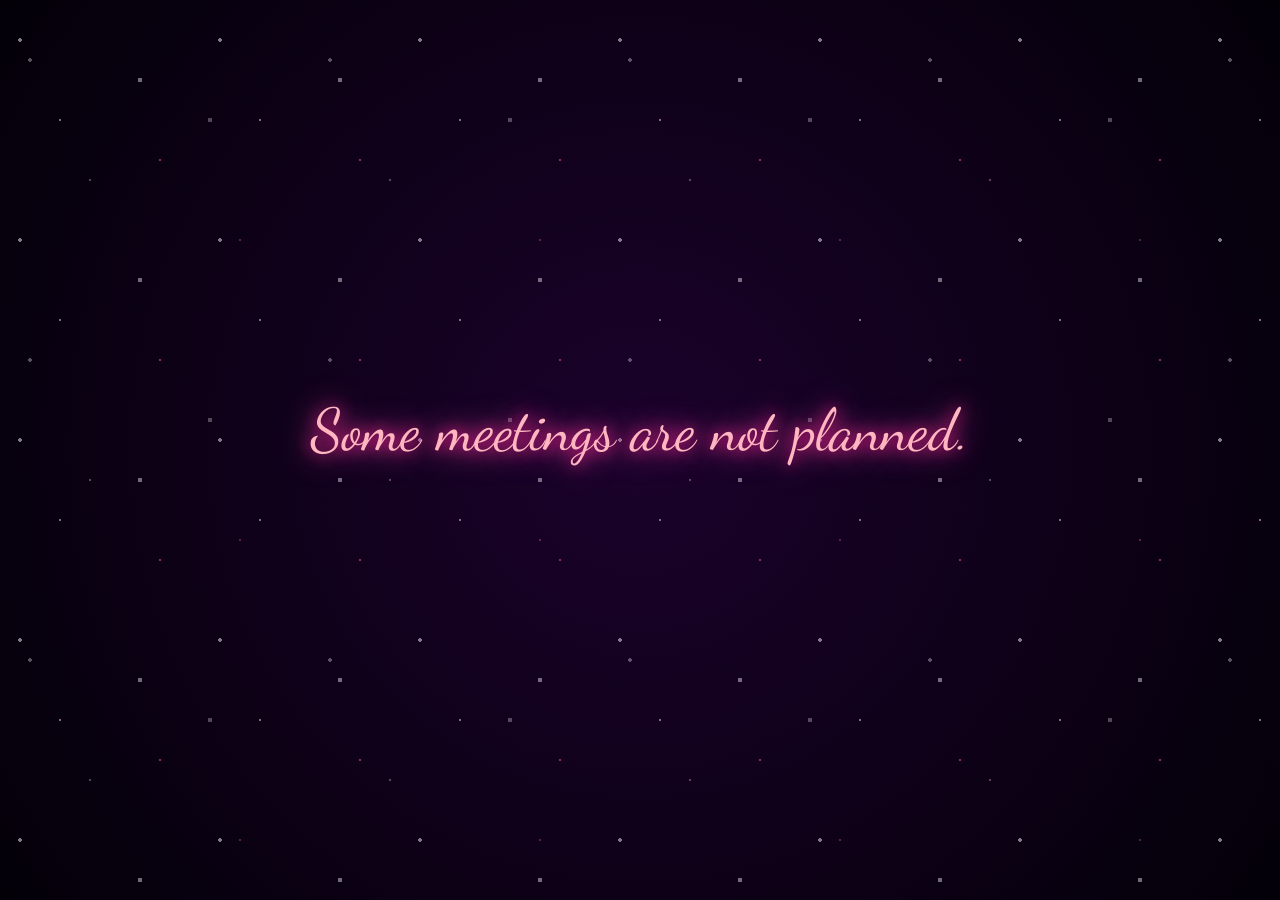
<file: the fish 3.0/destiny.html>
<!DOCTYPE html>
<html lang="en">
<head>
    <meta charset="UTF-8">
    <meta name="viewport" content="width=device-width, initial-scale=1.0">
    <title>Our Destiny</title>
    <link href="https://fonts.googleapis.com/css2?family=Dancing+Script:wght@700&family=Poppins:wght@300;400;600&display=swap" rel="stylesheet">
    <style>
        *, *::before, *::after { box-sizing: border-box; }
        body {
            margin: 0; padding: 0;
            background-color: #030008;
            color: white;
            font-family: 'Dancing Script', cursive;
            overflow: hidden;
            display: flex;
            flex-direction: column;
            justify-content: center;
            align-items: center;
            height: 100vh;
            width: 100vw;
        }

        /* Deep space background */
        .space {
            position: absolute; top:0; left:0; width: 100%; height: 100%;
            background: radial-gradient(circle at center, #1b022b 0%, #030008 100%);
            z-index: 0;
        }

        .stars {
            position: absolute; top:0; left:0; width: 100%; height: 100%;
            background-image: 
                radial-gradient(2px 2px at 10% 20%, rgba(255,255,255,0.8) 100%, transparent),
                radial-gradient(1px 1px at 30% 60%, rgba(255,182,193,0.9) 100%, transparent),
                radial-gradient(2.5px 2.5px at 70% 40%, rgba(255,255,255,0.7) 100%, transparent),
                radial-gradient(1.5px 1.5px at 80% 80%, rgba(255,105,180,0.8) 100%, transparent);
            background-size: 200px 200px;
            animation: driftSpace 60s linear infinite;
            opacity: 0.6;
        }
        @keyframes driftSpace { from { transform: translateY(0); } to { transform: translateY(-200px); } }

        .text-container {
            z-index: 10;
            text-align: center;
            position: relative;
            width: 100%;
            height: 60vh;
            display: flex;
            justify-content: center;
            align-items: center;
        }

        .floating-text {
            position: absolute;
            font-size: 3.5rem;
            color: #ffb6c1;
            text-shadow: 0 0 15px #ff1493, 0 0 30px #ff69b4;
            opacity: 0;
            transform: translateY(30px) scale(0.9);
            transition: opacity 2.5s ease, transform 4.5s ease-out;
            text-align: center;
            width: 90%;
            max-width: 900px;
            pointer-events: none;
        }
        
        .floating-text.visible {
            opacity: 1;
            transform: translateY(-20px) scale(1.05); /* Float up slowly */
        }
        
        .floating-text.exit {
            opacity: 0;
            transform: translateY(-80px) scale(1.1);
        }

        @media screen and (max-width: 600px) {
            .floating-text { font-size: 2.2rem; }
        }

        .btn-container {
            position: absolute;
            bottom: 10%;
            z-index: 20;
            opacity: 0;
            transition: opacity 2s ease;
        }

        .next-btn {
            padding: 15px 50px;
            border-radius: 30px;
            border: none;
            background: #ff1493;
            color: white;
            font-family: 'Poppins', sans-serif;
            font-size: 1.5rem;
            cursor: pointer;
            box-shadow: 0 0 20px #ff1493, inset 0 0 10px #ff69b4;
            transition: all 0.3s ease;
            text-decoration: none;
            display: inline-block;
        }
        .next-btn:hover {
            transform: scale(1.05) translateY(-3px);
            box-shadow: 0 0 30px #ff1493, 0 0 50px #ff69b4;
        }
    </style>
</head>
<body>
    <div class="space">
        <div class="stars"></div>
        <div class="stars" style="animation-direction: reverse; background-size: 300px 300px; opacity: 0.4;"></div>
    </div>
    
    <div class="text-container" id="text-container">
        <!-- Texts will be injected here -->
    </div>

    <div class="btn-container" id="btn-container">
        <a href="ending.html" class="next-btn">NEXT</a>
    </div>

    <script>
        const texts = [
            "Some meetings are not planned.",
            "Some conversations are not supposed to last.",
            "We said only two days.",
            "But time stopped counting.",
            "Distance stopped working.",
            "And somehow…",
            "we are still here."
        ];

        const container = document.getElementById('text-container');
        const btnContainer = document.getElementById('btn-container');
        
        let currentIndex = 0;

        function showNextText() {
            if (currentIndex < texts.length) {
                const el = document.createElement('div');
                el.className = 'floating-text';
                el.innerText = texts[currentIndex];
                container.appendChild(el);
                
                // Trigger reflow
                void el.offsetWidth;
                
                // Show text
                el.classList.add('visible');
                
                setTimeout(() => {
                    // Hide text after reading
                    el.classList.remove('visible');
                    el.classList.add('exit');
                    
                    setTimeout(() => {
                        el.remove();
                        currentIndex++;
                        showNextText();
                    }, 2500); // Wait for fade out completely before next
                    
                }, 3500); // Wait 3.5 seconds while reading
                
            } else {
                // Done showing texts, fade in button
                btnContainer.style.opacity = 1;
            }
        }

        // Start animation shortly after load
        setTimeout(showNextText, 1000);
    </script>
    <script src="music.js"></script>
</body>
</html>
</file>
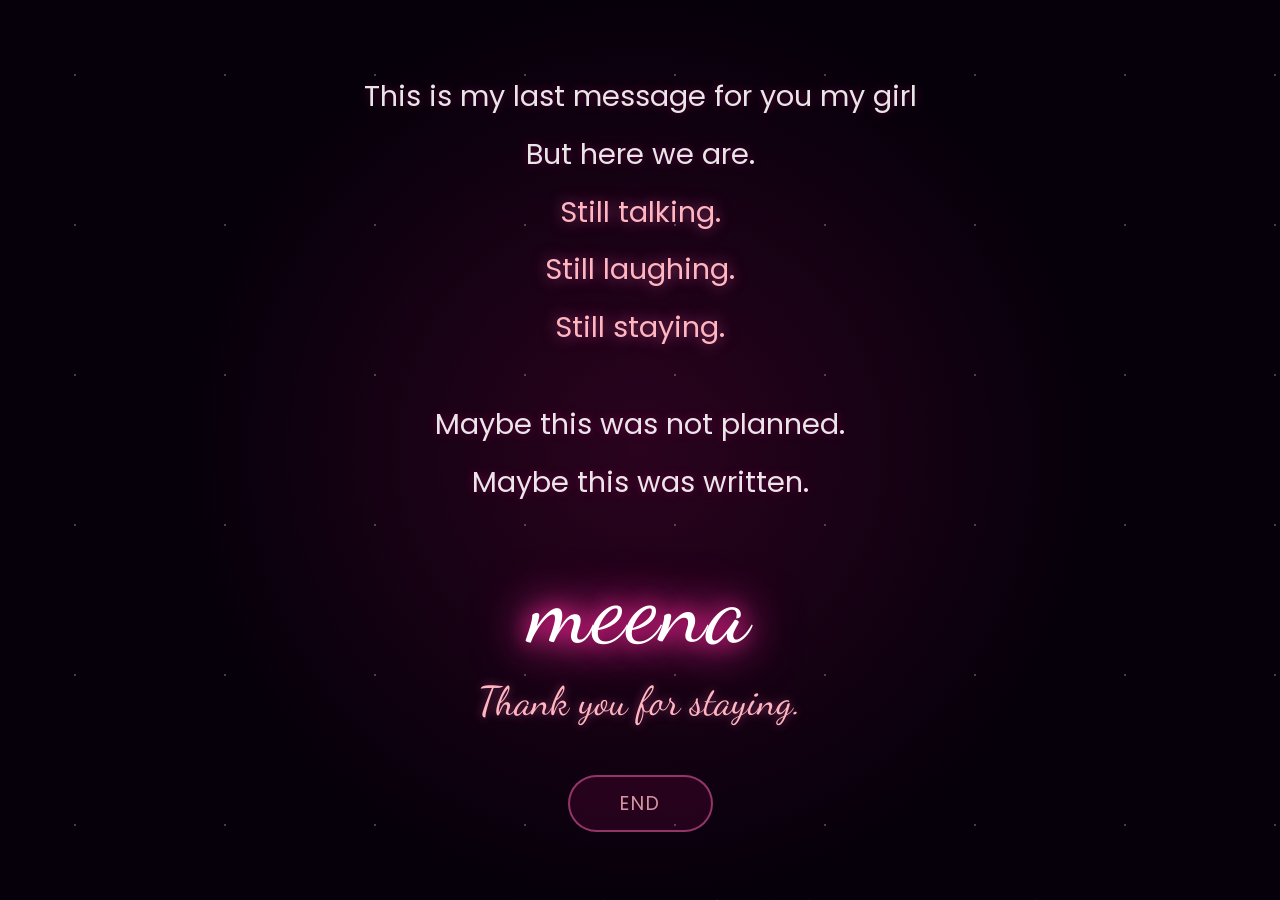
<file: the fish 3.0/ending.html>
<!DOCTYPE html>
<html lang="en">
<head>
    <meta charset="UTF-8">
    <meta name="viewport" content="width=device-width, initial-scale=1.0">
    <title>Our Ending?</title>
    <link href="https://fonts.googleapis.com/css2?family=Dancing+Script:wght@700&family=Poppins:wght@300;400;600&display=swap" rel="stylesheet">
    <style>
        *, *::before, *::after {
            box-sizing: border-box;
        }
        
        body {
            margin: 0; padding: 0;
            background-color: #05000a;
            color: white;
            font-family: 'Poppins', sans-serif;
            overflow: hidden;
            display: flex;
            flex-direction: column;
            justify-content: center;
            align-items: center;
            height: 100vh;
            width: 100vw;
        }

        /* Ambient background */
        .ambient {
            position: absolute; top:0; left:0; width: 100%; height: 100%;
            background: radial-gradient(circle at center, rgba(255,20,147,0.15) 0%, #05000a 60%);
            z-index: 0;
            animation: pulseGlow 5s infinite alternate ease-in-out;
        }

        @keyframes pulseGlow {
            0% { transform: scale(1); opacity: 0.8; }
            100% { transform: scale(1.2); opacity: 1; }
        }

        .stars {
            position: absolute; top:0; left:0; width: 100%; height: 100%;
            background-image: radial-gradient(1.5px 1.5px at 50% 50%, rgba(255,255,255,0.5) 100%, transparent);
            background-size: 150px 150px;
            opacity: 0.5;
            z-index: 1;
            animation: twinkle 4s infinite alternate;
        }

        /* Floating Hearts */
        .heart-container {
            position: absolute; top:0; left:0; width:100%; height:100%; z-index: 2; pointer-events: none; overflow:hidden;
        }
        .float-heart {
            position: absolute;
            color: rgba(255, 105, 180, 0.4);
            font-size: 20px;
            animation: floatUp 15s linear infinite;
            bottom: -50px;
        }
        @keyframes floatUp {
            0% { transform: translateY(0) rotate(-15deg) scale(0.8); opacity: 0; }
            10% { opacity: 1; }
            80% { opacity: 1; }
            100% { transform: translateY(-110vh) rotate(35deg) scale(1.5); opacity: 0; }
        }

        /* Content */
        .content-box {
            z-index: 10;
            text-align: center;
            animation: fadeInContent 3s ease forwards;
            opacity: 0;
            max-width: 800px;
            padding: 20px;
        }

        @keyframes fadeInContent { to { opacity: 1; } }

        .stanza {
            margin-bottom: 40px;
            font-size: 1.8rem;
            line-height: 2;
            color: rgba(255,255,255,0.9);
            text-shadow: 0 0 10px rgba(255,20,147,0.3);
            opacity: 0;
            transform: translateY(20px);
            animation: floatInText 2s forwards;
        }
        
        .stanza:nth-child(1) { animation-delay: 1.5s; }
        .stanza:nth-child(2) { animation-delay: 4.5s; }
        .name-wrapper { opacity: 0; transform: translateY(20px); animation: floatInText 2s forwards; animation-delay: 7s; }
        .small-wrapper { opacity: 0; transform: translateY(20px); animation: floatInText 2s forwards; animation-delay: 9s; }
        .btn-wrapper { opacity: 0; transform: translateY(20px); animation: floatInText 2s forwards; animation-delay: 11.5s; }

        @keyframes floatInText { 
            to { opacity: 1; transform: translateY(0); }
        }

        .highlight {
            color: #ffb6c1;
            text-shadow: 0 0 15px rgba(255,105,180,0.6);
        }

        .name-glow {
            font-family: 'Dancing Script', cursive;
            font-size: 6rem;
            color: #fff;
            text-shadow: 0 0 20px #ff1493, 0 0 40px #ff69b4, 0 0 60px #ff1493;
            margin: 20px 0 10px 0;
            animation: nameBreathe 3s infinite alternate ease-in-out;
            letter-spacing: 2px;
        }

        @keyframes nameBreathe {
            0% { transform: scale(1); text-shadow: 0 0 15px #ff1493, 0 0 30px #ff69b4; }
            100% { transform: scale(1.03); text-shadow: 0 0 25px #ff1493, 0 0 50px #ff69b4, 0 0 80px #ff1493; }
        }

        .small-line {
            font-family: 'Dancing Script', cursive;
            font-size: 2.5rem;
            color: #ffb6c1;
            margin-bottom: 50px;
            text-shadow: 0 0 10px rgba(255,105,180,0.5);
        }

        .end-btn {
            padding: 12px 50px;
            border-radius: 30px;
            border: 2px solid rgba(255, 105, 180, 0.5);
            background: rgba(255, 20, 147, 0.1);
            color: rgba(255, 182, 193, 0.8);
            font-family: 'Poppins', sans-serif;
            font-size: 1.2rem;
            cursor: default;
            transition: all 0.5s ease;
            text-transform: uppercase;
            letter-spacing: 2px;
        }
        .end-btn:hover {
            border-color: rgba(255, 255, 255, 0.8);
            color: white;
            box-shadow: 0 0 20px rgba(255,105,180,0.6), inset 0 0 15px rgba(255,20,147,0.3);
            background: rgba(255, 20, 147, 0.3);
        }

        @media screen and (max-width: 600px) {
            .stanza { font-size: 1.4rem; margin-bottom: 30px; line-height: 1.6; }
            .name-glow { font-size: 4.5rem; }
            .small-line { font-size: 2rem; }
        }

        /* Beautiful Premium Modal Styles */
        .modal-overlay {
            position: fixed; top: 0; left: 0; width: 100%; height: 100%;
            background: rgba(5, 0, 10, 0.85); /* Deep dark background */
            backdrop-filter: blur(12px); -webkit-backdrop-filter: blur(12px);
            z-index: 100;
            display: flex; justify-content: center; align-items: center;
            opacity: 0; pointer-events: none;
            transition: opacity 0.5s ease;
        }
        .modal-overlay.active { opacity: 1; pointer-events: auto; }
        
        .modal-box {
            background: rgba(255, 255, 255, 0.04); /* Elegant glassmorphism */
            border: 1px solid rgba(255, 182, 193, 0.25);
            border-radius: 30px;
            padding: 50px 40px 30px 40px;
            max-width: 500px; width: 88%;
            box-shadow: 0 30px 60px rgba(0, 0, 0, 0.9), inset 0 0 30px rgba(255, 105, 180, 0.1);
            text-align: center;
            transform: scale(0.9) translateY(40px);
            transition: transform 0.6s cubic-bezier(0.2, 0.8, 0.2, 1);
            position: relative;
            max-height: 85vh; /* Fits on mobile */
            display: flex; flex-direction: column;
        }
        .modal-overlay.active .modal-box { transform: scale(1) translateY(0); }
        
        .modal-scroll-area {
            overflow-y: auto; padding-right: 5px; margin-bottom: 25px;
        }
        .modal-scroll-area::-webkit-scrollbar { width: 4px; }
        .modal-scroll-area::-webkit-scrollbar-thumb { background: rgba(255,105,180,0.4); border-radius: 5px; }

        .modal-icon {
            font-size: 3rem; margin-top: -85px; margin-bottom: 20px;
            text-shadow: 0 0 20px rgba(255, 105, 180, 0.8);
            animation: floatIcon 3s infinite alternate ease-in-out;
        }
        @keyframes floatIcon { from { transform: translateY(0); } to { transform: translateY(-12px); } }

        .modal-text {
            color: #fff; margin-bottom: 22px;
            font-family: 'Poppins', sans-serif;
            text-align: center;
        }
        .modal-text.primary {
            font-size: 1.05rem; line-height: 1.8;
            color: #ffb6c1; font-weight: 300;
            text-shadow: 0 0 10px rgba(255, 105, 180, 0.3);
        }
        .modal-text.secondary {
            font-size: 0.95rem; line-height: 1.6;
            color: rgba(255,255,255,0.75); font-weight: 300;
        }
        .modal-text.signature {
            font-family: 'Dancing Script', cursive;
            font-size: 2.2rem; color: #ff1493; margin-top: 30px; margin-bottom: 5px;
            text-shadow: 0 0 15px rgba(255, 20, 147, 0.4);
            line-height: 1.2;
        }

        .modal-close-btn {
            padding: 14px 45px; border-radius: 30px; border: 1px solid rgba(255,105,180,0.4);
            background: rgba(255, 20, 147, 0.05); color: #ffb6c1;
            font-family: 'Poppins', sans-serif; font-size: 0.95rem; cursor: pointer; letter-spacing: 1px; text-transform: uppercase;
            box-shadow: 0 0 15px rgba(255,20,147,0.1); 
            transition: all 0.3s ease;
            margin-top: auto; align-self: center;
        }
        .modal-close-btn:hover { 
            background: #ff1493; color: white; border-color: transparent;
            box-shadow: 0 0 25px #ff1493; transform: translateY(-4px); 
        }

        /* Essential Mobile Corrections */
        @media screen and (max-width: 600px) {
            .modal-box { 
                width: 95%; max-height: 90vh;
                padding: 35px 15px 25px 15px; 
                border-radius: 25px; 
            }
            .modal-icon { 
                font-size: 2.2rem; 
                margin-top: -55px; 
                margin-bottom: 10px; 
            }
            .modal-scroll-area { 
                margin-bottom: 15px; padding-right: 3px; 
            }
            .modal-text.primary { 
                font-size: 1.05rem; 
                line-height: 1.6; 
                padding: 0 5px;
            }
            .modal-text.secondary { 
                font-size: 0.95rem; 
                line-height: 1.5;
                margin-bottom: 15px; 
            }
            .modal-text.signature { 
                font-size: 2rem; 
                margin-top: 20px; 
            }
            .modal-close-btn { 
                padding: 14px 20px; 
                font-size: 0.95rem; 
                width: 85%; /* Make button a gorgeous wide touch target */
                margin-top: 10px;
                border-radius: 20px;
            }
        }
    </style>
</head>
<body>
    <div class="ambient"></div>
    <div class="stars"></div>
    
    <div class="heart-container" id="hearts"></div>
    
    <div class="content-box">
        <div class="stanza">
          This is my last message for you my girl <br>
            But here we are.<br>
            <span class="highlight">Still talking.</span><br>
            <span class="highlight">Still laughing.</span><br>
            <span class="highlight">Still staying.</span>
        </div>
        
        <div class="stanza">
            Maybe this was not planned.<br>
            Maybe this was written.
        </div>

        <div class="name-wrapper">
            <div class="name-glow">meena</div>
        </div>
        
        <div class="small-wrapper">
            <div class="small-line">Thank you for staying.</div>
        </div>
        
        <div class="btn-wrapper">
            <button class="end-btn" onclick="openModal()">END</button>
        </div>
    </div>

    <!-- Beautiful Final Dialog -->
    <div class="modal-overlay" id="final-modal">
        <div class="modal-box">
            <div class="modal-icon">🌸</div>
            <div class="modal-scroll-area">
                <p class="modal-text primary">"Even if you visit this site in the year 2040, maybe I will not be with you. But my memories with you, meena... and even if I lose you, if I can't talk with you for all time, no more in my life... I cannot forget you. You are such a blessing."</p>
                <p class="modal-text secondary">"I will not be there tomorrow for you, so you have more time to study. Study well! 📚"</p>
                <p class="modal-text secondary">"Haha, I am writing this emotionally while you are fighting with me, angry..."</p>
                <p class="modal-text secondary" style="font-style: italic;">"You remember the fight?"</p>
                <p class="modal-text signature">always with care,<br>your ~unknown person</p>
            </div>
            <button class="modal-close-btn" onclick="closeModal()">Close forever</button>
        </div>
    </div>

    <script>
        // Create slow floating hearts in the background
        const container = document.getElementById('hearts');
        for (let i = 0; i < 25; i++) {
            let heart = document.createElement('div');
            heart.className = 'float-heart';
            heart.innerHTML = '💖';
            heart.style.left = Math.random() * 95 + 'vw';
            heart.style.animationDelay = Math.random() * 20 + 's';
            heart.style.animationDuration = 18 + Math.random() * 25 + 's';
            heart.style.fontSize = 15 + Math.random() * 25 + 'px';
            heart.style.opacity = 0.2 + Math.random() * 0.4;
            // Some drift
            heart.style.transform = `translateX(${(Math.random() - 0.5) * 50}px)`;
            container.appendChild(heart);
        }

        // Modal toggling functions
        function openModal() {
            document.getElementById('final-modal').classList.add('active');
        }
        function closeModal() {
            document.getElementById('final-modal').classList.remove('active');
        }
    </script>
    <script src="music.js"></script>
</body>
</html>
</file>
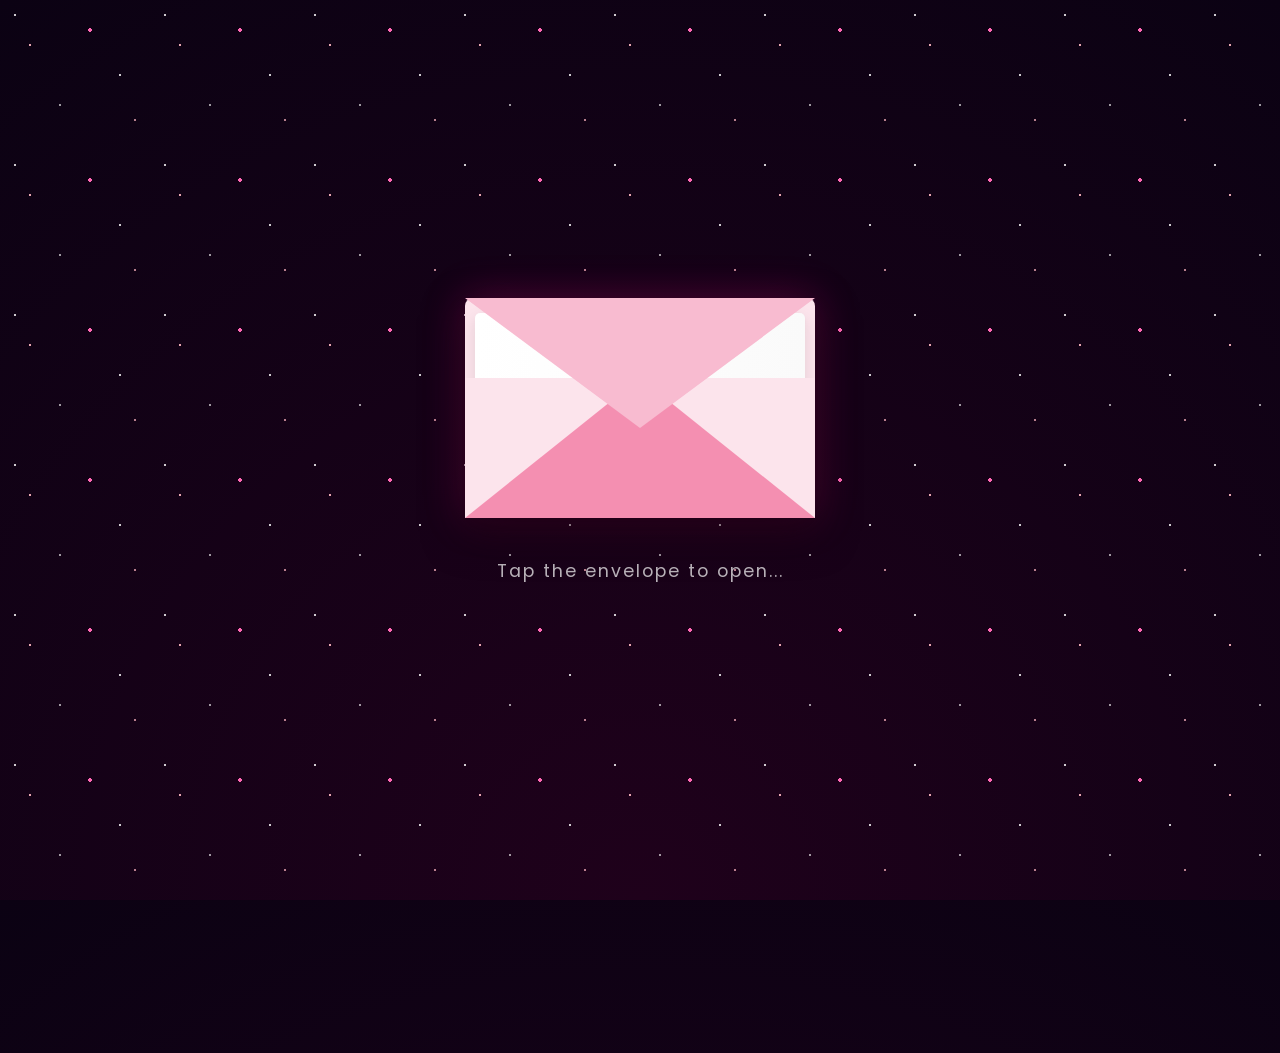
<file: the fish 3.0/journey.html>
<!DOCTYPE html>
<html lang="en">
<head>
    <meta charset="UTF-8">
    <meta name="viewport" content="width=device-width, initial-scale=1.0">
    <title>For meena 💖</title>
    <link rel="stylesheet" href="journey.css">
    <link href="https://fonts.googleapis.com/css2?family=Dancing+Script:wght@700&family=Poppins:wght@300;400;600&display=swap" rel="stylesheet">
</head>
<body>
    <div class="stars"></div>
    
    <div class="floating-lanterns">
        <div class="lantern"></div>
        <div class="lantern"></div>
        <div class="lantern"></div>
        <div class="lantern"></div>
        <div class="lantern"></div>
    </div>

    <!-- Letter Container (Slowly app theme) -->
    <div id="envelope-container" class="envelope-wrapper">
        <div class="envelope">
            <div class="envelope-flap"></div>
            <div class="envelope-body">
                <div class="stamp">
                    <div class="stamp-inner">
                        <span class="moon-icon">🌙</span> <!-- Eid theme -->
                    </div>
                </div>
            </div>
            
            <div class="letter">
                <div class="letter-content">
                    <h2>My dearest meeeeena,</h2>
                    <p>I’ve only known her for a little while, yet my heart feels like it has known her forever, even before she walked into my world.</p>
                    <p>The first time I saw her, something inside me quietly held on to that moment.</p>
                    <p>When I started talking to her, that small feeling grew into something deeper, something I couldn’t control</p>
                    <p>It became a silent kind of love, growing within me without her even realizing it ✨</p>
                    <p>maybe that’s the hardest part — she may never truly know how much she means to me.</p>
                    <p class="signature">- I didn’t just start loving her, I started loving her more than myself❤️</p>
                </div>
            </div>
            <div class="envelope-front"></div>
        </div>
        <p class="click-hint">Tap the envelope to open...</p>
    </div>

    <script src="journey.js"></script>
</body>
</html>
</file>
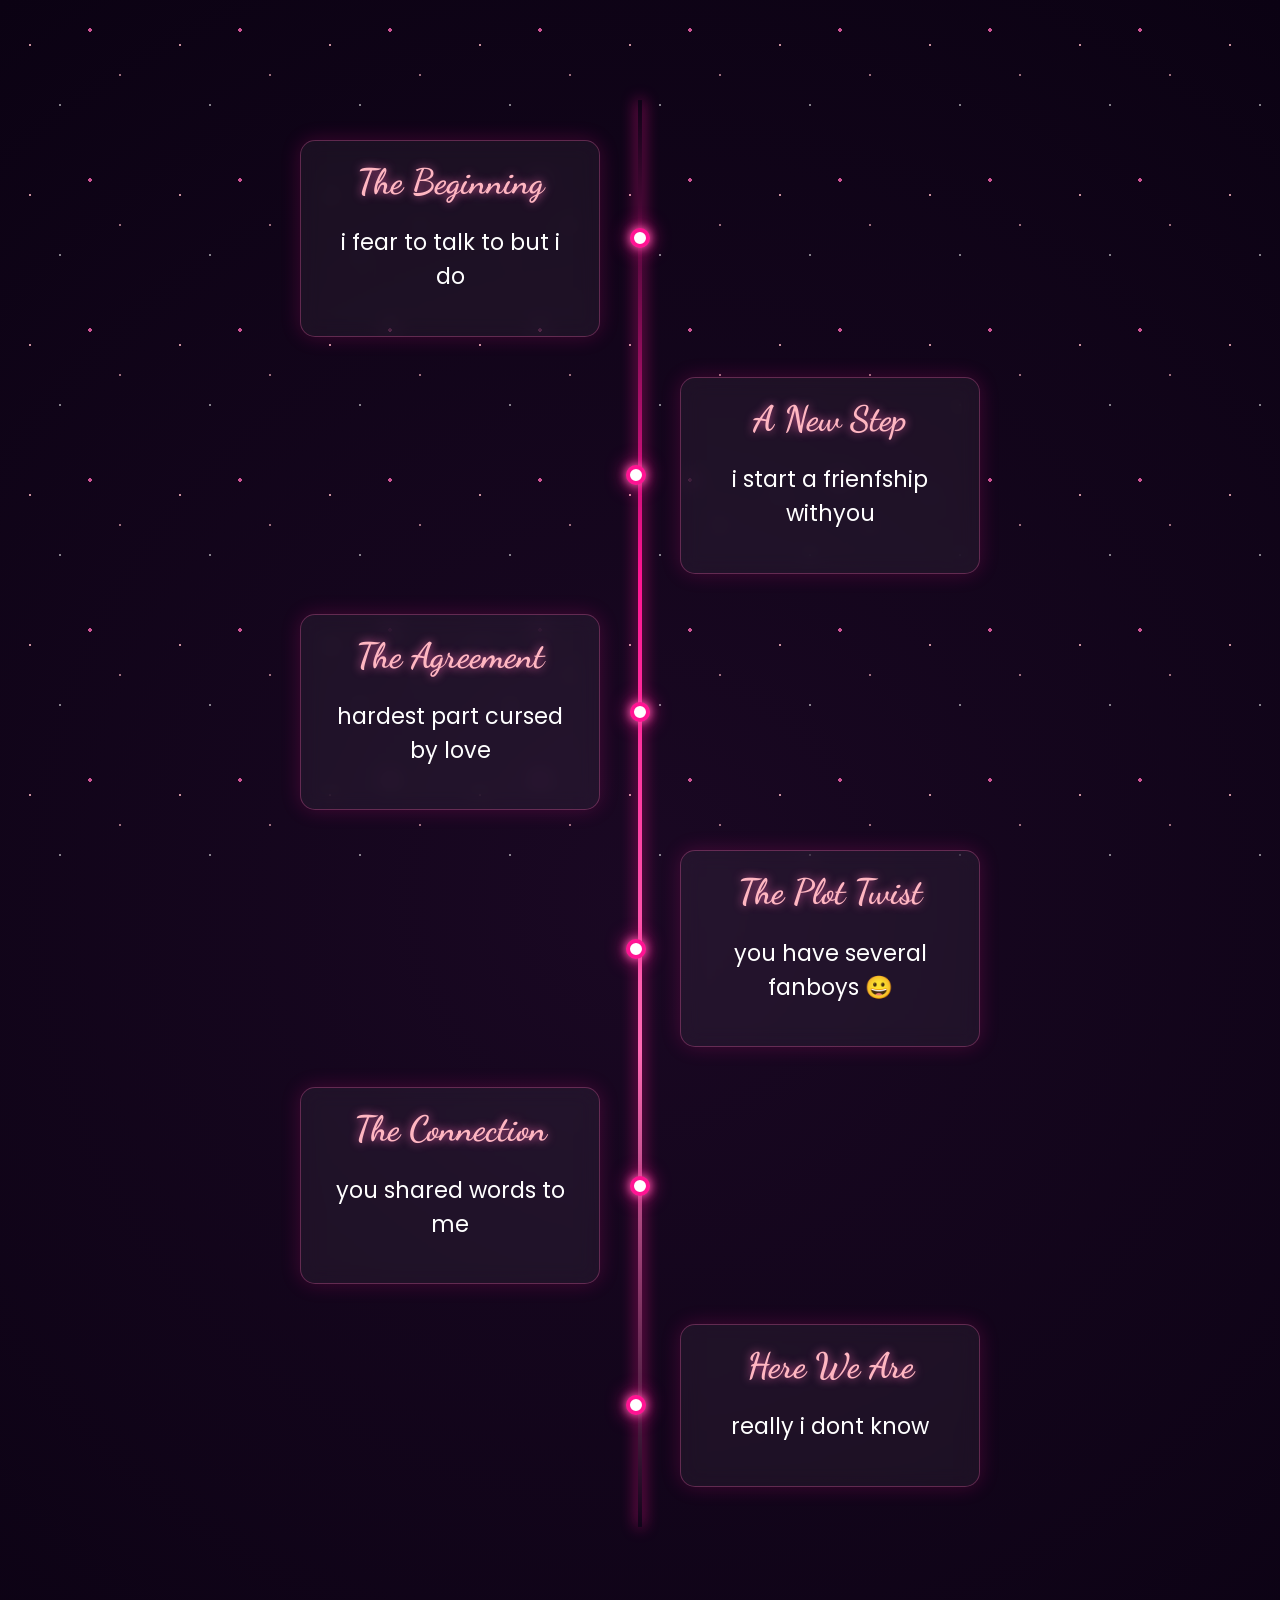
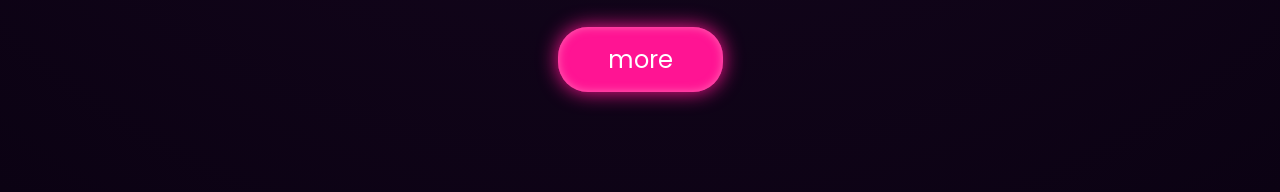
<file: the fish 3.0/timeline.html>
<!DOCTYPE html>
<html lang="en">
<head>
    <meta charset="UTF-8">
    <meta name="viewport" content="width=device-width, initial-scale=1.0">
    <title>Our Story Timeline</title>
    <link href="https://fonts.googleapis.com/css2?family=Dancing+Script:wght@700&family=Poppins:wght@300;400;600&display=swap" rel="stylesheet">
    <style>
        *, *::before, *::after { box-sizing: border-box; }
        body {
            margin: 0;
            padding: 0;
            background-color: #0b0213;
            background-image: radial-gradient(circle at center, #1a0823 0%, #0b0213 100%);
            color: white;
            font-family: 'Poppins', sans-serif;
            overflow-x: hidden;
            width: 100vw;
        }

        /* Stars Background */
        .stars {
            position: fixed;
            top: 0; left: 0; width: 100%; height: 100%;
            pointer-events: none;
            z-index: 0;
            background-image: 
                radial-gradient(1.5px 1.5px at 20% 30%, rgba(255,182,193,0.8) 100%, transparent),
                radial-gradient(1px 1px at 40% 70%, rgba(255,255,255,0.5) 100%, transparent),
                radial-gradient(2px 2px at 60% 20%, rgba(255,105,180,0.8) 100%, transparent),
                radial-gradient(1.5px 1.5px at 80% 50%, rgba(255,182,193,0.6) 100%, transparent);
            background-size: 150px 150px;
            animation: twinkle 4s infinite alternate;
        }
        @keyframes twinkle { 0% { opacity: 0.5; } 100% { opacity: 1; } }

        /* Timeline Container */
        .timeline-container {
            position: relative;
            max-width: 800px;
            margin: 100px auto;
            padding: 20px;
            z-index: 10;
        }
        
        /* The vertical line */
        .timeline-container::after {
            content: '';
            position: absolute;
            width: 4px;
            background: linear-gradient(to bottom, transparent, #ff1493, #ff69b4, transparent);
            top: 0; bottom: 0; left: 50%;
            margin-left: -2px;
            box-shadow: 0 0 15px #ff1493;
        }

        .timeline-item {
            padding: 20px 40px;
            position: relative;
            background: inherit;
            width: 50%;
            box-sizing: border-box;
            opacity: 0;
            transform: translateY(50px);
            transition: all 1s ease-in-out;
            z-index: 2;
        }

        .timeline-item.show {
            opacity: 1;
            transform: translateY(0);
        }

        .timeline-item:nth-child(odd) {
            left: 0;
        }

        .timeline-item:nth-child(even) {
            left: 50%;
        }

        /* The circles on the line */
        .timeline-item::after {
            content: '';
            position: absolute;
            width: 20px; height: 20px;
            right: -10px;
            background-color: #fff;
            border: 4px solid #ff1493;
            top: 50%;
            transform: translateY(-50%);
            border-radius: 50%;
            z-index: 1;
            box-shadow: 0 0 10px #ff69b4, 0 0 20px #ff1493;
        }

        .timeline-item:nth-child(even)::after {
            left: -14px;
        }

        .content {
            padding: 20px 30px;
            background: rgba(255, 255, 255, 0.05);
            backdrop-filter: blur(10px);
            border: 1px solid rgba(255, 105, 180, 0.3);
            border-radius: 15px;
            box-shadow: 0 0 20px rgba(255, 20, 147, 0.2);
            font-size: 1.4rem;
            text-align: center;
        }

        .content h3 {
            font-family: 'Dancing Script', cursive;
            color: #ffb6c1;
            font-size: 2.2rem;
            margin: 0 0 10px 0;
            text-shadow: 0 0 10px rgba(255, 105, 180, 0.8);
        }
        
        @media screen and (max-width: 600px) {
            .timeline-container::after { left: 31px; }
            .timeline-item { width: 100%; padding-left: 70px; padding-right: 25px; }
            .timeline-item:nth-child(even) { left: 0%; }
            .timeline-item::after { left: 21px; right: auto; }
            .timeline-item:nth-child(even)::after { left: 21px; }
            .content h3 { font-size: 1.8rem; }
            .content p { font-size: 1.1rem; }
        }

        .btn-container {
            text-align: center;
            margin: 50px 0 100px 0;
            z-index: 20;
            position: relative;
        }

        .next-btn {
            padding: 15px 50px;
            border-radius: 30px;
            border: none;
            background: #ff1493;
            color: white;
            font-family: 'Poppins', sans-serif;
            font-size: 1.5rem;
            cursor: pointer;
            box-shadow: 0 0 20px #ff1493, inset 0 0 10px #ff69b4;
            transition: all 0.3s ease;
            text-decoration: none;
            display: inline-block;
        }
        .next-btn:hover {
            transform: scale(1.05) translateY(-3px);
            box-shadow: 0 0 30px #ff1493, 0 0 50px #ff69b4;
        }
    </style>
</head>
<body>
    <div class="stars"></div>
    
    <div class="timeline-container">
        <div class="timeline-item">
            <div class="content">
                <h3>The Beginning</h3>
                <p>i fear to talk to but i do</p>
            </div>
        </div>
        <div class="timeline-item">
            <div class="content">
                <h3>A New Step</h3>
                <p>i start a frienfship withyou</p>
            </div>
        </div>
        <div class="timeline-item">
            <div class="content">
                <h3>The Agreement</h3>
                <p>hardest part cursed by love</p>
            </div>
        </div>
        <div class="timeline-item">
            <div class="content">
                <h3>The Plot Twist</h3>
                <p>you have several fanboys 😀</p>
            </div>
        </div>
        <div class="timeline-item">
            <div class="content">
                <h3>The Connection</h3>
                <p>you shared words to me</p>
            </div>
        </div>
        <div class="timeline-item">
            <div class="content">
                <h3>Here We Are</h3>
                <p>really i dont know</p>
            </div>
        </div>
    </div>

    <div class="btn-container">
        <a href="transition.html" class="next-btn">more</a>
    </div>

    <script>
        // Scroll animation logic
        const items = document.querySelectorAll('.timeline-item');
        
        const observer = new IntersectionObserver((entries) => {
            entries.forEach(entry => {
                if (entry.isIntersecting) {
                    entry.target.classList.add('show');
                }
            });
        }, { threshold: 0.1 });

        items.forEach(item => {
            observer.observe(item);
        });
        
        // Target specifically the first two items to show instantly so the page isn't totally empty on load
        setTimeout(() => {
            if(items.length > 0) items[0].classList.add('show');
            setTimeout(() => {
                if(items.length > 1) items[1].classList.add('show');
            }, 600);
        }, 500);
    </script>
    <script src="music.js"></script>
</body>
</html>
</file>
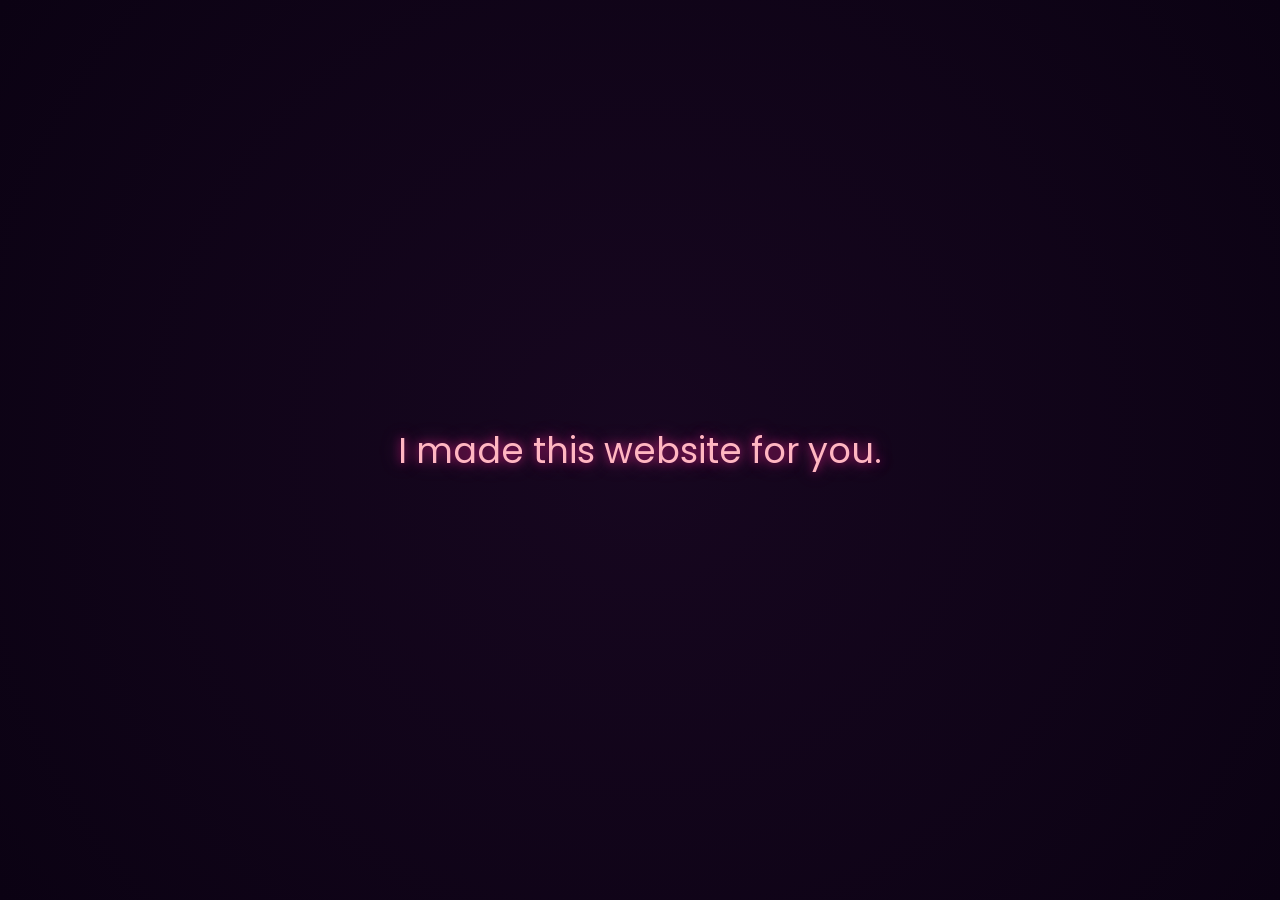
<file: the fish 3.0/transition.html>
<!DOCTYPE html>
<html lang="en">
<head>
    <meta charset="UTF-8">
    <meta name="viewport" content="width=device-width, initial-scale=1.0">
    <title>You kept asking...</title>
    <link href="https://fonts.googleapis.com/css2?family=Dancing+Script:wght@700&family=Poppins:wght@300;400;600&display=swap" rel="stylesheet">
    <style>
        *, *::before, *::after { box-sizing: border-box; }
        body {
            margin: 0; padding: 0;
            background-color: #0b0213;
            color: white;
            font-family: 'Poppins', sans-serif;
            overflow: hidden;
            display: flex;
            flex-direction: column;
            justify-content: center;
            align-items: center;
            height: 100vh;
            width: 100vw;
        }

        .background-glow {
            position: absolute; top:0; left:0; width: 100%; height: 100%;
            background: radial-gradient(circle at center, rgba(26, 8, 35, 0.8) 0%, #0b0213 100%);
            z-index: 0;
        }

        .text-container {
            position: relative;
            z-index: 10;
            text-align: center;
            width: 90%;
            max-width: 800px;
            display: flex;
            flex-direction: column;
            justify-content: center;
            align-items: center;
        }

        .cinematic-text {
            font-size: 2.2rem;
            color: #ffb6c1;
            text-shadow: 0 0 10px rgba(255, 20, 147, 0.6), 0 0 20px rgba(255, 105, 180, 0.4);
            opacity: 0;
            transform: translateY(15px);
            transition: opacity 1.5s ease-in-out, transform 1.5s ease-in-out;
            position: absolute;
            width: 100%;
            text-align: center;
        }

        .cinematic-text.visible {
            opacity: 1;
            transform: translateY(0);
        }

        .cinematic-text.fade-out {
            opacity: 0;
            transform: translateY(-15px);
        }

        @media screen and (max-width: 600px) {
            .cinematic-text { font-size: 1.6rem; padding: 0 20px; }
        }

        .button-group {
            position: absolute;
            top: 60px; /* Appear below the question text */
            display: flex;
            gap: 20px;
            opacity: 0;
            pointer-events: none;
            transition: opacity 1.5s ease;
            z-index: 20;
        }

        .button-group.visible {
            opacity: 1;
            pointer-events: auto;
        }

        .btn {
            padding: 12px 40px;
            border-radius: 30px;
            border: 1px solid rgba(255, 105, 180, 0.6);
            background: rgba(255, 20, 147, 0.1);
            color: #ffb6c1;
            font-family: 'Poppins', sans-serif;
            font-size: 1.2rem;
            cursor: pointer;
            transition: all 0.3s ease;
            outline: none;
            box-shadow: 0 0 15px rgba(255, 20, 147, 0.2);
        }

        .btn:hover {
            background: rgba(255, 20, 147, 0.4);
            color: white;
            box-shadow: 0 0 20px rgba(255, 20, 147, 0.6), inset 0 0 10px rgba(255, 105, 180, 0.4);
            border-color: rgba(255, 255, 255, 0.8);
            transform: scale(1.05);
        }

        .watch-btn {
            padding: 15px 50px;
            border: none;
            background: #ff1493;
            color: white;
            font-family: 'Poppins', sans-serif;
            font-size: 1.5rem;
            box-shadow: 0 0 20px #ff1493, inset 0 0 10px #ff69b4;
            text-decoration: none;
            opacity: 0;
            pointer-events: none;
            transition: all 1s ease;
            margin-top: 50px;
            border-radius: 30px;
            display: inline-block;
            position: absolute;
            z-index: 30;
        }

        .watch-btn.visible {
            opacity: 1;
            pointer-events: auto;
            transform: translateY(20px);
        }

        .watch-btn:hover {
            transform: translateY(15px) scale(1.05);
            box-shadow: 0 0 30px #ff1493, 0 0 50px #ff69b4;
        }
    </style>
</head>
<body>
    <div class="background-glow"></div>
    
    <div class="text-container" id="text-container">
        <!-- Texts dynamically injected -->
    </div>
    
    <div class="button-group" id="choice-buttons">
        <button class="btn" onclick="makeChoice('yes')">Yes</button>
        <button class="btn" onclick="makeChoice('no')">No</button>
    </div>

    <a href="destiny.html" class="watch-btn" id="watch-btn">WATCH</a>

    <script>
        const sequence = [
            "I made this website for you.",
            
            
            "I understood.",
            "yeah ... read it carefully",
            "I have a fear that ",
            "if i give you this site you will left me",
            "But",
            "You really wanted to see this.",
            "Do you understand how much I love you by this site ?"
        ];

        const container = document.getElementById("text-container");
        const choiceButtons = document.getElementById("choice-buttons");
        const watchBtn = document.getElementById("watch-btn");

        let currentIndex = 0;
        let activeElement = null;

        function showNarrative() {
            if (currentIndex < sequence.length) {
                // If there's an active text, fade it out first
                if (activeElement) {
                    activeElement.classList.remove('visible');
                    activeElement.classList.add('fade-out');
                    setTimeout(() => {
                        activeElement.remove();
                        spawnNextText();
                    }, 1000); // Wait for fade out
                } else {
                    spawnNextText();
                }
            }
        }

        function spawnNextText() {
            const isLastQuestion = (currentIndex === sequence.length - 1);
            
            const el = document.createElement('div');
            el.className = 'cinematic-text';
            el.innerText = sequence[currentIndex];
            container.appendChild(el);
            
            // Force reflow
            void el.offsetWidth;
            el.classList.add('visible');
            activeElement = el;

            // Reading duration. Make "again" faster to feel like a barrage.
            let readTime = 2500;
            if (sequence[currentIndex].toLowerCase().includes("again")) {
                readTime = 1200; // Faster for comedic/dramatic effect
            }
            if (currentIndex === 0 || currentIndex >= sequence.length - 3) {
                readTime = 3000; // Slower for narrative parts
            }

            if (isLastQuestion) {
                // Keep the question on screen, show buttons
                setTimeout(() => {
                    choiceButtons.style.top = (activeElement.offsetHeight + 30) + "px";
                    choiceButtons.classList.add('visible');
                }, 1500);
            } else {
                currentIndex++;
                setTimeout(showNarrative, readTime);
            }
        }

        // Start animation shortly after load
        setTimeout(showNarrative, 1000);

        function makeChoice(answer) {
            // Hide buttons
            choiceButtons.classList.remove('visible');
            choiceButtons.style.pointerEvents = 'none';

            // Fade out the question
            activeElement.classList.remove('visible');
            activeElement.classList.add('fade-out');

            setTimeout(() => {
                activeElement.remove();

                if (answer === 'yes') {
                    playResponseSequence([
                        "Good. Then watch this."
                    ]);
                } else {
                    playResponseSequence([
                        "It's okay.",
                        "This is the last time I'm showing it."
                    ]);
                }
            }, 1000);
        }

        function playResponseSequence(msgs) {
            let msgIndex = 0;

            function nextRes() {
                if (msgIndex < msgs.length) {
                    if (activeElement && activeElement.parentNode) {
                        activeElement.classList.remove('visible');
                        activeElement.classList.add('fade-out');
                        setTimeout(() => {
                            activeElement.remove();
                            spawnRes();
                        }, 1000);
                    } else {
                        spawnRes();
                    }
                } else {
                    // Sequence done. Fade out whatever is left and show WATCH button.
                    if (activeElement && activeElement.parentNode) {
                        activeElement.classList.remove('visible');
                        activeElement.classList.add('fade-out');
                    }
                    setTimeout(() => {
                        watchBtn.style.top = "10px"; // relative to text container, places it centrally
                        watchBtn.classList.add('visible');
                    }, 1000);
                }
            }

            function spawnRes() {
                const el = document.createElement('div');
                el.className = 'cinematic-text';
                el.innerText = msgs[msgIndex];
                container.appendChild(el);
                
                void el.offsetWidth;
                el.classList.add('visible');
                activeElement = el;

                msgIndex++;
                setTimeout(nextRes, 3000);
            }

            nextRes();
        }
    </script>
    <script src="music.js"></script>
</body>
</html>
</file>
<file: the fish 3.0/journey.css>
body {
    background: radial-gradient(circle at bottom, #1f011b 0%, #0b0213 100%);
    font-family: 'Poppins', sans-serif;
    height: 100vh;
    overflow: hidden;
    position: relative;
    margin: 0;
    display: flex;
    justify-content: center;
    align-items: center;
    flex-direction: column;
    animation: fadeInPage 2s ease-out;
}

@keyframes fadeInPage {
    from { opacity: 0; filter: blur(20px); }
    to { opacity: 1; filter: blur(0); }
}

/* Stars & Lanterns  */
.stars {
    position: absolute;
    top: 0; left: 0; width: 100%; height: 100%;
    background: transparent;
    z-index: 1;
    background-image: 
        radial-gradient(1px 1px at 10% 10%, rgba(255,255,255,0.8) 100%, transparent),
        radial-gradient(1.5px 1.5px at 20% 30%, rgba(255,182,193,0.9) 100%, transparent),
        radial-gradient(1px 1px at 40% 70%, rgba(255,255,255,0.6) 100%, transparent),
        radial-gradient(2px 2px at 60% 20%, rgba(255,105,180,1) 100%, transparent),
        radial-gradient(1.5px 1.5px at 80% 50%, rgba(255,255,255,0.8) 100%, transparent),
        radial-gradient(1px 1px at 90% 80%, rgba(255,182,193,0.7) 100%, transparent);
    background-size: 150px 150px;
    animation: twinkle 4s infinite alternate;
}

@keyframes twinkle {
    0% { opacity: 0.5; }
    100% { opacity: 1; }
}

/* Lanterns */
.floating-lanterns {
    position: absolute;
    bottom: -100px;
    width: 100%;
    left: 0;
    height: 100%;
    pointer-events: none;
    z-index: 0;
}

.lantern {
    position: absolute;
    width: 30px;
    height: 45px;
    background: rgba(255, 120, 150, 0.5);
    border-radius: 10px 10px 5px 5px;
    box-shadow: 0 0 20px 10px rgba(255, 105, 180, 0.4), inset 0 0 10px #fff;
    bottom: -50px;
    animation: floatLantern 15s linear infinite;
    opacity: 0;
}

.lantern::after {
    content: '';
    position: absolute;
    bottom: 5px;
    left: 50%;
    transform: translateX(-50%);
    width: 10px;
    height: 10px;
    background: #fff;
    border-radius: 50%;
    box-shadow: 0 0 10px #fff, 0 0 20px #ffeb3b;
    animation: flicker 0.2s infinite alternate;
}

@keyframes flicker {
    from { opacity: 0.8; transform: translateX(-50%) scale(0.9); }
    to { opacity: 1; transform: translateX(-50%) scale(1.1); }
}

@keyframes floatLantern {
    0% { transform: translateY(0) translateX(0) scale(0.8) rotate(-5deg); opacity: 0; }
    10% { opacity: 0.8; }
    50% { transform: translateY(-50vh) translateX(30px) scale(1) rotate(5deg); }
    90% { opacity: 0.8; }
    100% { transform: translateY(-120vh) translateX(-20px) scale(1.2) rotate(-5deg); opacity: 0; }
}

.lantern:nth-child(1) { left: 10%; animation-duration: 12s; animation-delay: 2s; }
.lantern:nth-child(2) { left: 30%; animation-duration: 15s; animation-delay: 4s; }
.lantern:nth-child(3) { left: 50%; animation-duration: 11s; animation-delay: 1s; }
.lantern:nth-child(4) { left: 70%; animation-duration: 14s; animation-delay: 5s; }
.lantern:nth-child(5) { left: 85%; animation-duration: 16s; animation-delay: 3s; }

/* ENVELOPE STYLES */
.envelope-wrapper {
    position: relative;
    z-index: 10;
    cursor: pointer;
    transition: transform 0.3s ease;
    animation: floatEnvelope 4s ease-in-out infinite alternate;
}

@keyframes floatEnvelope {
    from { transform: translateY(5px); }
    to { transform: translateY(-5px); }
}

.envelope-wrapper:hover {
    transform: scale(1.05) !important;
    animation: none;
}

.envelope {
    width: 350px;
    height: 220px;
    background-color: #fce4ec;
    position: relative;
    border-radius: 8px;
    box-shadow: 0 15px 40px rgba(0,0,0,0.5), 0 0 40px rgba(255,20,147,0.3);
    perspective: 1000px;
}

.envelope-flap {
    position: absolute;
    top: 0;
    left: 0;
    width: 0;
    height: 0;
    border-left: 175px solid transparent;
    border-right: 175px solid transparent;
    border-top: 130px solid #f8bbd0;
    z-index: 4;
    transform-origin: top;
    transition: transform 1.2s cubic-bezier(0.25, 1, 0.5, 1), z-index 0s 0.6s;
}

.envelope-body {
    position: absolute;
    width: 100%;
    height: 100%;
    z-index: 1;
}

.envelope-front {
    position: absolute;
    bottom: 0;
    left: 0;
    width: 0;
    height: 0;
    border-left: 175px solid #fce4ec; 
    border-right: 175px solid #fce4ec;
    border-bottom: 140px solid #f48fb1; 
    z-index: 3;
    pointer-events: none;
}

.stamp {
    position: absolute;
    top: 15px;
    right: 15px;
    width: 45px;
    height: 55px;
    background: white;
    padding: 3px;
    z-index: 5; /* Keep stamp above flap until open */
    box-shadow: 0 2px 5px rgba(0,0,0,0.1);
    display: flex;
    justify-content: center;
    align-items: center;
    transform: rotate(5deg);
    background-image: radial-gradient(circle, #fff 4px, transparent 4px);
    background-size: 10px 10px; 
    background-position: -5px -5px;
    transition: z-index 0s 0.6s;
}

.stamp-inner {
    width: 100%;
    height: 100%;
    background: #e91e63;
    display: flex;
    justify-content: center;
    align-items: center;
}

.moon-icon {
    font-size: 1.2rem;
}

.letter {
    position: absolute;
    bottom: 5px;
    left: 10px;
    width: 330px;
    height: 200px;
    background: #fff;
    border-radius: 5px;
    z-index: 2; 
    box-sizing: border-box;
    padding: 25px 25px;
    transition: all 1.8s cubic-bezier(0.68, -0.55, 0.265, 1.55) 0.5s; /* Delay sliding out until flap is open */
    box-shadow: 0 5px 15px rgba(0,0,0,0.1);
    overflow: hidden;
    background-image: linear-gradient(to right, rgba(255,255,255,1), rgba(250,250,250,1)), 
                      repeating-linear-gradient(transparent, transparent 25px, #f48fb1 26px);
}

.letter-content {
    opacity: 0;
    transform: translateY(20px);
    transition: all 1.5s ease 2s; /* fade in after sliding up */
}

.letter h2 {
    font-family: 'Dancing Script', cursive;
    color: #e91e63;
    font-size: 2.2rem;
    margin-bottom: 10px;
    margin-top: 0;
}

.letter p {
    font-size: 0.95rem;
    color: #444;
    margin-bottom: 12px;
    line-height: 1.6;
}

.letter .signature {
    font-family: 'Dancing Script', cursive;
    font-size: 1.5rem;
    color: #ad1457;
    margin-top: 25px;
    text-align: right;
}

/* OPEN ANIMATION CLASSES */
.envelope.open .envelope-flap {
    transform: rotateX(180deg);
    z-index: 1;
    transition: transform 1.2s cubic-bezier(0.25, 1, 0.5, 1), z-index 0s 0.6s;
}

.envelope.open .stamp {
    z-index: 0; /* Fall behind when flap opens */
}

.envelope.open .letter {
    height: 550px; 
    bottom: 50px;
    transform: translateY(-80px);
    z-index: 6; 
    box-shadow: 0 20px 50px rgba(0,0,0,0.5), inset 0 0 20px rgba(255,192,203,0.3);
    background: #fff; 
}

.envelope.open .letter-content {
    opacity: 1;
    transform: translateY(0);
}

.click-hint {
    color: rgba(255,255,255,0.7);
    text-align: center;
    margin-top: 40px;
    font-size: 1.1rem;
    letter-spacing: 2px;
    animation: flashHint 2s infinite;
}

@keyframes flashHint {
    0%, 100% { opacity: 0.3; }
    50% { opacity: 1; text-shadow: 0 0 10px #ff69b4; }
}

.envelope-wrapper.opened .click-hint {
    opacity: 0;
    transition: opacity 1s;
}

@media (max-width: 600px) {
    .envelope {
        width: 320px;
        height: 200px;
    }
    .envelope-flap {
        border-left-width: 160px;
        border-right-width: 160px;
        border-top-width: 120px;
    }
    .envelope-front {
        border-left-width: 160px;
        border-right-width: 160px;
        border-bottom-width: 130px;
    }
    .letter {
        width: 300px;
    }
    .envelope.open .letter {
        height: 600px;
        transform: translateY(-40px);
    }
    .letter h2 {
        font-size: 1.8rem;
    }
    .letter p {
        font-size: 0.85rem;
    }
}
</file>
